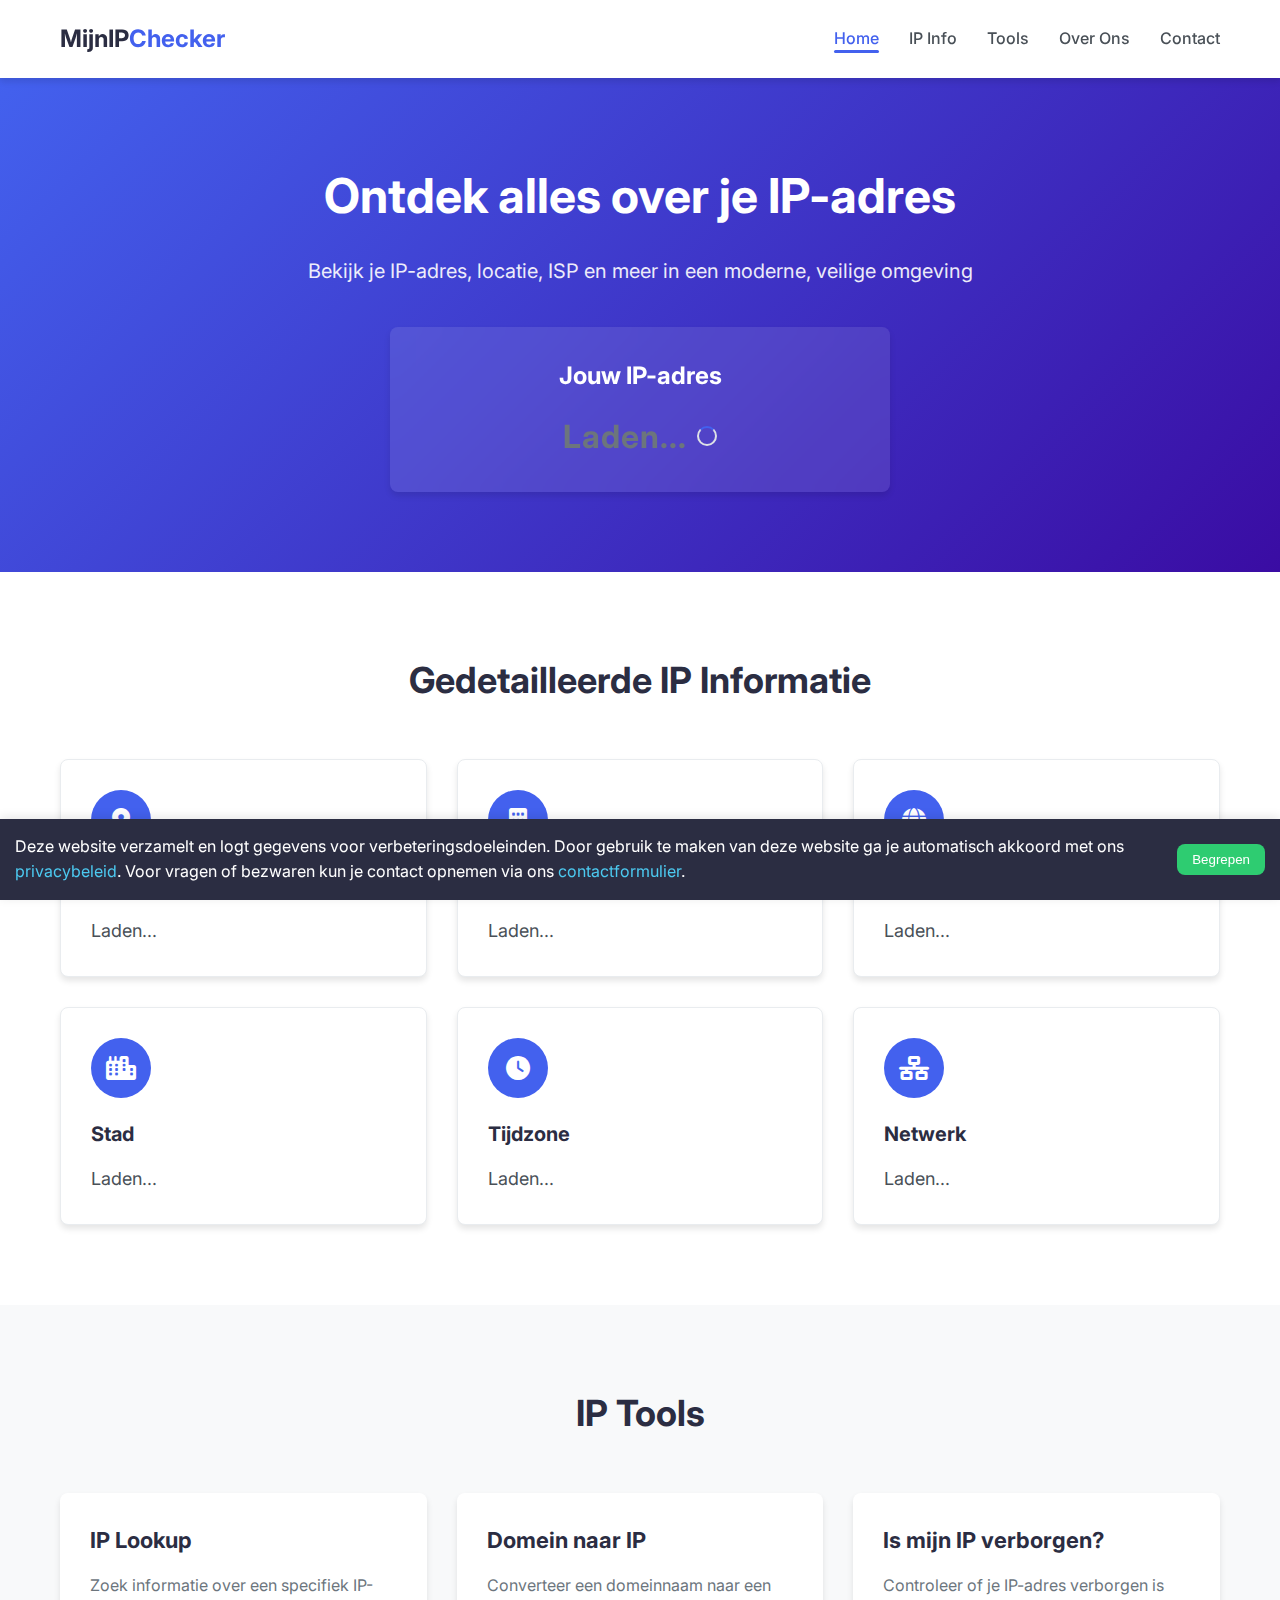
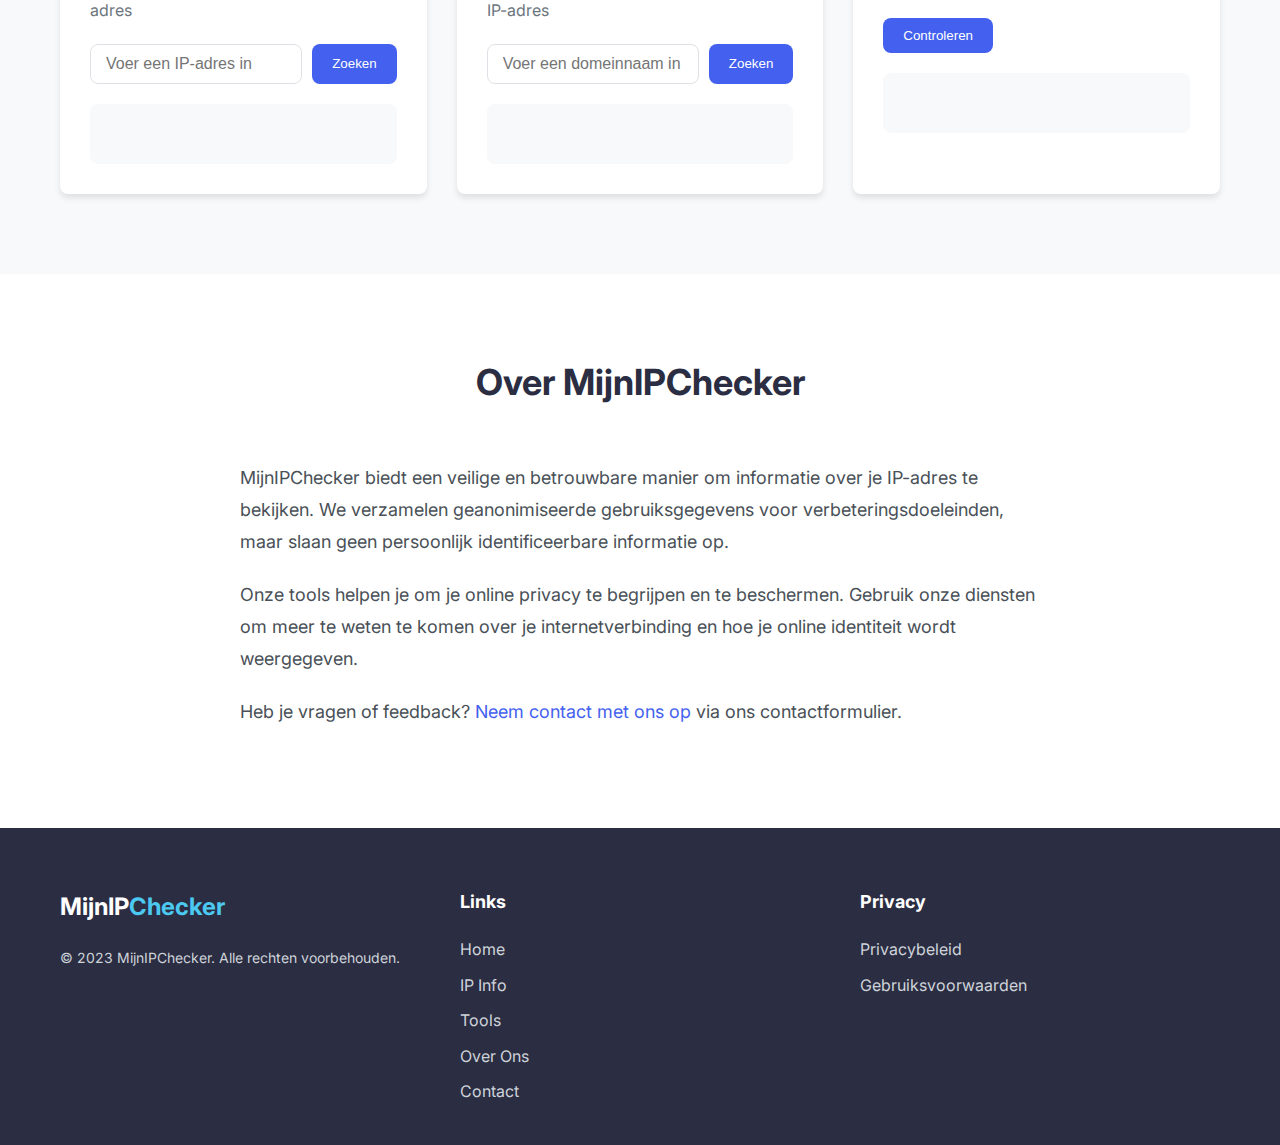
<file: index.html>
<!DOCTYPE html>
<html lang="nl">
<head>
    <meta charset="UTF-8">
    <meta name="viewport" content="width=device-width, initial-scale=1.0">
    <title>Mijn IP Checker | Moderne IP-adres informatie</title>
    <link rel="stylesheet" href="styles.css">
    <link rel="preconnect" href="https://fonts.googleapis.com">
    <link rel="preconnect" href="https://fonts.gstatic.com" crossorigin>
    <link href="https://fonts.googleapis.com/css2?family=Inter:wght@300;400;500;600;700&display=swap" rel="stylesheet">
    <link rel="icon" href="data:image/svg+xml,<svg xmlns=%22http://www.w3.org/2000/svg%22 viewBox=%220 0 100 100%22><text y=%22.9em%22 font-size=%2290%22>🌐</text></svg>">
    <link rel="stylesheet" href="https://cdnjs.cloudflare.com/ajax/libs/font-awesome/6.4.0/css/all.min.css">
</head>
<body>
    <header>
        <div class="container">
            <div class="logo">
                <h1>MijnIP<span>Checker</span></h1>
            </div>
            <nav>
                <ul>
                    <li><a href="#" class="active">Home</a></li>
                    <li><a href="#ip-info">IP Info</a></li>
                    <li><a href="#tools">Tools</a></li>
                    <li><a href="#about">Over Ons</a></li>
                    <li><a href="contact.html">Contact</a></li>
                </ul>
            </nav>
        </div>
    </header>

    <section class="hero">
        <div class="container">
            <div class="hero-content">
                <h1>Ontdek alles over je IP-adres</h1>
                <p>Bekijk je IP-adres, locatie, ISP en meer in een moderne, veilige omgeving</p>
                <div class="ip-display">
                    <div class="ip-box">
                        <h2>Jouw IP-adres</h2>
                        <div id="ip-address">Laden...</div>
                    </div>
                </div>
            </div>
        </div>
    </section>

    <section id="ip-info" class="ip-details">
        <div class="container">
            <h2>Gedetailleerde IP Informatie</h2>
            <div class="info-grid">
                <div class="info-card">
                    <div class="card-icon"><i class="fas fa-map-marker-alt"></i></div>
                    <h3>Locatie</h3>
                    <div id="location">Laden...</div>
                </div>
                <div class="info-card">
                    <div class="card-icon"><i class="fas fa-building"></i></div>
                    <h3>ISP</h3>
                    <div id="isp">Laden...</div>
                </div>
                <div class="info-card">
                    <div class="card-icon"><i class="fas fa-globe"></i></div>
                    <h3>Land</h3>
                    <div id="country">Laden...</div>
                </div>
                <div class="info-card">
                    <div class="card-icon"><i class="fas fa-city"></i></div>
                    <h3>Stad</h3>
                    <div id="city">Laden...</div>
                </div>
                <div class="info-card">
                    <div class="card-icon"><i class="fas fa-clock"></i></div>
                    <h3>Tijdzone</h3>
                    <div id="timezone">Laden...</div>
                </div>
                <div class="info-card">
                    <div class="card-icon"><i class="fas fa-network-wired"></i></div>
                    <h3>Netwerk</h3>
                    <div id="network">Laden...</div>
                </div>
            </div>
        </div>
    </section>

    <section id="tools" class="tools-section">
        <div class="container">
            <h2>IP Tools</h2>
            <div class="tools-grid">
                <div class="tool-card">
                    <h3>IP Lookup</h3>
                    <p>Zoek informatie over een specifiek IP-adres</p>
                    <div class="tool-input">
                        <input type="text" id="ip-lookup-input" placeholder="Voer een IP-adres in">
                        <button id="ip-lookup-btn">Zoeken</button>
                    </div>
                    <div id="ip-lookup-result" class="tool-result"></div>
                </div>
                <div class="tool-card">
                    <h3>Domein naar IP</h3>
                    <p>Converteer een domeinnaam naar een IP-adres</p>
                    <div class="tool-input">
                        <input type="text" id="domain-lookup-input" placeholder="Voer een domeinnaam in">
                        <button id="domain-lookup-btn">Zoeken</button>
                    </div>
                    <div id="domain-lookup-result" class="tool-result"></div>
                </div>
                <div class="tool-card">
                    <h3>Is mijn IP verborgen?</h3>
                    <p>Controleer of je IP-adres verborgen is</p>
                    <button id="check-hidden-btn">Controleren</button>
                    <div id="hidden-result" class="tool-result"></div>
                </div>
            </div>
        </div>
    </section>

    <section id="about" class="about-section">
        <div class="container">
            <h2>Over MijnIPChecker</h2>
            <div class="about-content">
                <p>MijnIPChecker biedt een veilige en betrouwbare manier om informatie over je IP-adres te bekijken. We verzamelen geanonimiseerde gebruiksgegevens voor verbeteringsdoeleinden, maar slaan geen persoonlijk identificeerbare informatie op.</p>
                <p>Onze tools helpen je om je online privacy te begrijpen en te beschermen. Gebruik onze diensten om meer te weten te komen over je internetverbinding en hoe je online identiteit wordt weergegeven.</p>
                <p>Heb je vragen of feedback? <a href="contact.html">Neem contact met ons op</a> via ons contactformulier.</p>
            </div>
        </div>
    </section>

    <footer>
        <div class="container">
            <div class="footer-content">
                <div class="footer-logo">
                    <h2>MijnIP<span>Checker</span></h2>
                    <p>© 2023 MijnIPChecker. Alle rechten voorbehouden.</p>
                </div>
                <div class="footer-links">
                    <h3>Links</h3>
                    <ul>
                        <li><a href="#">Home</a></li>
                        <li><a href="#ip-info">IP Info</a></li>
                        <li><a href="#tools">Tools</a></li>
                        <li><a href="#about">Over Ons</a></li>
                        <li><a href="contact.html">Contact</a></li>
                    </ul>
                </div>
                <div class="footer-privacy">
                    <h3>Privacy</h3>
                    <ul>
                        <li><a href="privacy.html">Privacybeleid</a></li>
                        <li><a href="terms.html">Gebruiksvoorwaarden</a></li>
                    </ul>
                </div>
            </div>
        </div>
    </footer>

    <script src="script.js"></script>
</body>
</html>
</file>
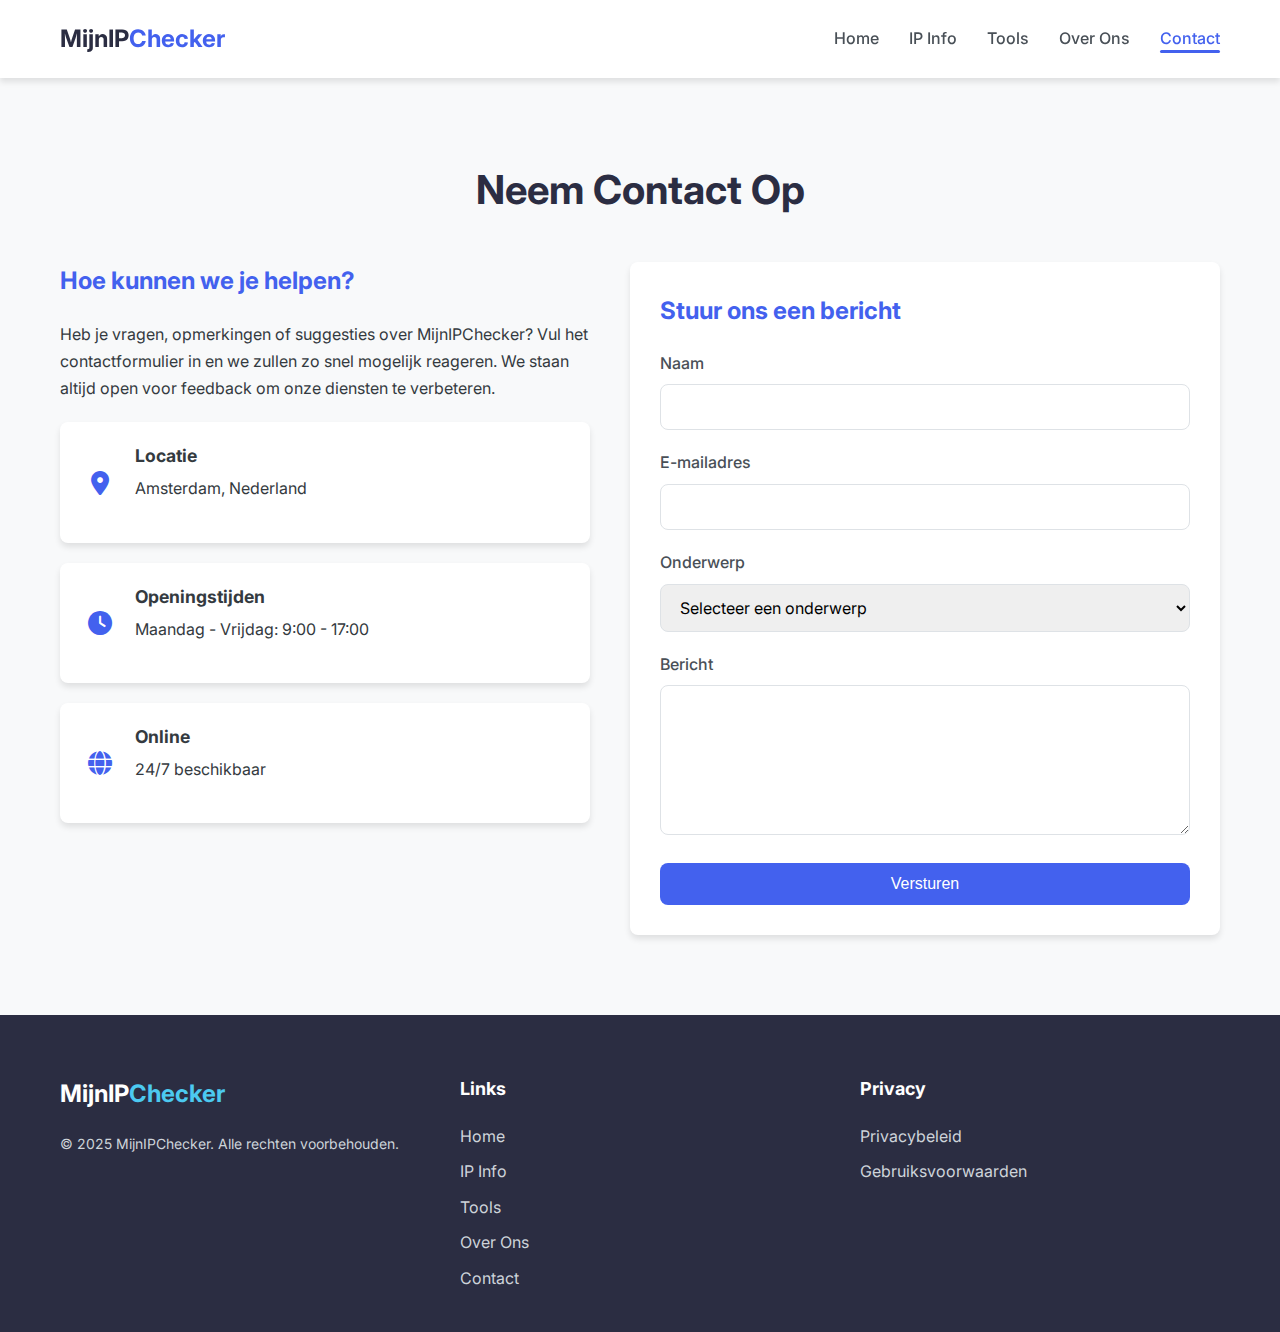
<file: contact.html>
<!DOCTYPE html>
<html lang="nl">
<head>
    <meta charset="UTF-8">
    <meta name="viewport" content="width=device-width, initial-scale=1.0">
    <title>Contact | MijnIPChecker</title>
    <link rel="stylesheet" href="styles.css">
    <link rel="preconnect" href="https://fonts.googleapis.com">
    <link rel="preconnect" href="https://fonts.gstatic.com" crossorigin>
    <link href="https://fonts.googleapis.com/css2?family=Inter:wght@300;400;500;600;700&display=swap" rel="stylesheet">
    <link rel="icon" href="data:image/svg+xml,<svg xmlns=%22http://www.w3.org/2000/svg%22 viewBox=%220 0 100 100%22><text y=%22.9em%22 font-size=%2290%22>🌐</text></svg>">
    <link rel="stylesheet" href="https://cdnjs.cloudflare.com/ajax/libs/font-awesome/6.4.0/css/all.min.css">
    <style>
        /* Contactformulier stijlen */
        .contact-section {
            padding: 80px 0;
            background-color: var(--light-color);
        }
        
        .contact-section h1 {
            color: var(--dark-color);
            font-size: 2.5rem;
            margin-bottom: 20px;
            text-align: center;
        }
        
        .contact-container {
            display: flex;
            flex-wrap: wrap;
            gap: 40px;
            margin-top: 40px;
        }
        
        .contact-info {
            flex: 1;
            min-width: 300px;
        }
        
        .contact-info h2 {
            color: var(--primary-color);
            margin-bottom: 20px;
            font-size: 1.5rem;
        }
        
        .contact-info p {
            margin-bottom: 20px;
            line-height: 1.7;
        }
        
        .contact-card {
            background-color: white;
            border-radius: var(--border-radius);
            padding: 20px;
            margin-bottom: 20px;
            box-shadow: var(--box-shadow);
            display: flex;
            align-items: center;
        }
        
        .contact-card i {
            font-size: 24px;
            color: var(--primary-color);
            margin-right: 15px;
            width: 40px;
            text-align: center;
        }
        
        .contact-card .contact-details {
            flex: 1;
        }
        
        .contact-card h3 {
            margin-bottom: 5px;
            font-size: 1.1rem;
        }
        
        .contact-form {
            flex: 1;
            min-width: 300px;
            background-color: white;
            padding: 30px;
            border-radius: var(--border-radius);
            box-shadow: var(--box-shadow);
        }
        
        .contact-form h2 {
            color: var(--primary-color);
            margin-bottom: 20px;
            font-size: 1.5rem;
        }
        
        .form-group {
            margin-bottom: 20px;
        }
        
        .form-group label {
            display: block;
            margin-bottom: 8px;
            font-weight: 500;
            color: var(--gray-700);
        }
        
        .form-group input,
        .form-group textarea,
        .form-group select {
            width: 100%;
            padding: 12px 15px;
            border: 1px solid var(--gray-300);
            border-radius: var(--border-radius);
            font-size: 16px;
            transition: var(--transition);
            font-family: 'Inter', sans-serif;
        }
        
        .form-group textarea {
            min-height: 150px;
            resize: vertical;
        }
        
        .form-group input:focus,
        .form-group textarea:focus,
        .form-group select:focus {
            outline: none;
            border-color: var(--primary-color);
            box-shadow: 0 0 0 3px rgba(67, 97, 238, 0.2);
        }
        
        .submit-btn {
            background-color: var(--primary-color);
            color: white;
            border: none;
            padding: 12px 25px;
            border-radius: var(--border-radius);
            font-size: 16px;
            font-weight: 500;
            cursor: pointer;
            transition: var(--transition);
            width: 100%;
        }
        
        .submit-btn:hover {
            background-color: var(--secondary-color);
            transform: translateY(-2px);
        }
        
        .form-message {
            margin-top: 20px;
            padding: 15px;
            border-radius: var(--border-radius);
            display: none;
        }
        
        .form-message.success {
            background-color: rgba(46, 204, 113, 0.1);
            border: 1px solid var(--success-color);
            color: var(--success-color);
            display: block;
        }
        
        .form-message.error {
            background-color: rgba(231, 76, 60, 0.1);
            border: 1px solid var(--danger-color);
            color: var(--danger-color);
            display: block;
        }
        
        @media (max-width: 768px) {
            .contact-container {
                flex-direction: column;
            }
            
            .contact-section h1 {
                font-size: 2rem;
            }
        }
    </style>
</head>
<body>
    <header>
        <div class="container">
            <div class="logo">
                <h1>MijnIP<span>Checker</span></h1>
            </div>
            <nav>
                <ul>
                    <li><a href="index.html">Home</a></li>
                    <li><a href="index.html#ip-info">IP Info</a></li>
                    <li><a href="index.html#tools">Tools</a></li>
                    <li><a href="index.html#about">Over Ons</a></li>
                    <li><a href="contact.html" class="active">Contact</a></li>
                </ul>
            </nav>
        </div>
    </header>

    <section class="contact-section">
        <div class="container">
            <h1>Neem Contact Op</h1>
            
            <div class="contact-container">
                <div class="contact-info">
                    <h2>Hoe kunnen we je helpen?</h2>
                    <p>Heb je vragen, opmerkingen of suggesties over MijnIPChecker? Vul het contactformulier in en we zullen zo snel mogelijk reageren. We staan altijd open voor feedback om onze diensten te verbeteren.</p>
                    
                    <div class="contact-card">
                        <i class="fas fa-map-marker-alt"></i>
                        <div class="contact-details">
                            <h3>Locatie</h3>
                            <p>Amsterdam, Nederland</p>
                        </div>
                    </div>
                    
                    <div class="contact-card">
                        <i class="fas fa-clock"></i>
                        <div class="contact-details">
                            <h3>Openingstijden</h3>
                            <p>Maandag - Vrijdag: 9:00 - 17:00</p>
                        </div>
                    </div>
                    
                    <div class="contact-card">
                        <i class="fas fa-globe"></i>
                        <div class="contact-details">
                            <h3>Online</h3>
                            <p>24/7 beschikbaar</p>
                        </div>
                    </div>
                </div>
                
                <div class="contact-form">
                    <h2>Stuur ons een bericht</h2>
                    <form id="contactForm">
                        <div class="form-group">
                            <label for="name">Naam</label>
                            <input type="text" id="name" name="name" required>
                        </div>
                        
                        <div class="form-group">
                            <label for="email">E-mailadres</label>
                            <input type="email" id="email" name="email" required>
                        </div>
                        
                        <div class="form-group">
                            <label for="subject">Onderwerp</label>
                            <select id="subject" name="subject" required>
                                <option value="" disabled selected>Selecteer een onderwerp</option>
                                <option value="question">Algemene vraag</option>
                                <option value="feedback">Feedback</option>
                                <option value="support">Technische ondersteuning</option>
                                <option value="privacy">Privacy gerelateerd</option>
                                <option value="other">Anders</option>
                            </select>
                        </div>
                        
                        <div class="form-group">
                            <label for="message">Bericht</label>
                            <textarea id="message" name="message" required></textarea>
                        </div>
                        
                        <button type="submit" class="submit-btn">Versturen</button>
                        
                        <div id="formMessage" class="form-message"></div>
                    </form>
                </div>
            </div>
        </div>
    </section>

    <footer>
        <div class="container">
            <div class="footer-content">
                <div class="footer-logo">
                    <h2>MijnIP<span>Checker</span></h2>
                    <p>© 2025 MijnIPChecker. Alle rechten voorbehouden.</p>
                </div>
                <div class="footer-links">
                    <h3>Links</h3>
                    <ul>
                        <li><a href="index.html">Home</a></li>
                        <li><a href="index.html#ip-info">IP Info</a></li>
                        <li><a href="index.html#tools">Tools</a></li>
                        <li><a href="index.html#about">Over Ons</a></li>
                        <li><a href="contact.html" class="active">Contact</a></li>
                    </ul>
                </div>
                <div class="footer-privacy">
                    <h3>Privacy</h3>
                    <ul>
                        <li><a href="privacy.html">Privacybeleid</a></li>
                        <li><a href="terms.html">Gebruiksvoorwaarden</a></li>
                    </ul>
                </div>
            </div>
        </div>
    </footer>

    <script>
        document.addEventListener('DOMContentLoaded', function() {
            // Log paginabezoek als de logging functie beschikbaar is
            if (typeof logAction === 'function') {
                logAction('page_loaded', {
                    page: 'contact',
                    url: window.location.href,
                    timestamp: new Date().toISOString()
                });
            }
            
            // Contactformulier afhandeling
            const contactForm = document.getElementById('contactForm');
            const formMessage = document.getElementById('formMessage');
            
            if (contactForm) {
                contactForm.addEventListener('submit', function(e) {
                    e.preventDefault();
                    
                    // Formuliergegevens ophalen
                    const name = document.getElementById('name').value;
                    const email = document.getElementById('email').value;
                    const subject = document.getElementById('subject').value;
                    const message = document.getElementById('message').value;
                    
                    // Log de formulierinzending als de logging functie beschikbaar is
                    if (typeof logAction === 'function') {
                        logAction('contact_form_submit', {
                            subject_type: subject,
                            has_name: !!name,
                            has_email: !!email,
                            message_length: message.length
                        });
                    }
                    
                    // Toon succesbericht (in een echte implementatie zou je hier een AJAX-verzoek doen)
                    formMessage.textContent = 'Bedankt voor je bericht! We nemen zo snel mogelijk contact met je op.';
                    formMessage.className = 'form-message success';
                    
                    // Reset het formulier
                    contactForm.reset();
                    
                    // Scroll naar het bericht
                    formMessage.scrollIntoView({ behavior: 'smooth' });
                });
            }
        });
    </script>
</body>
</html>
</file>
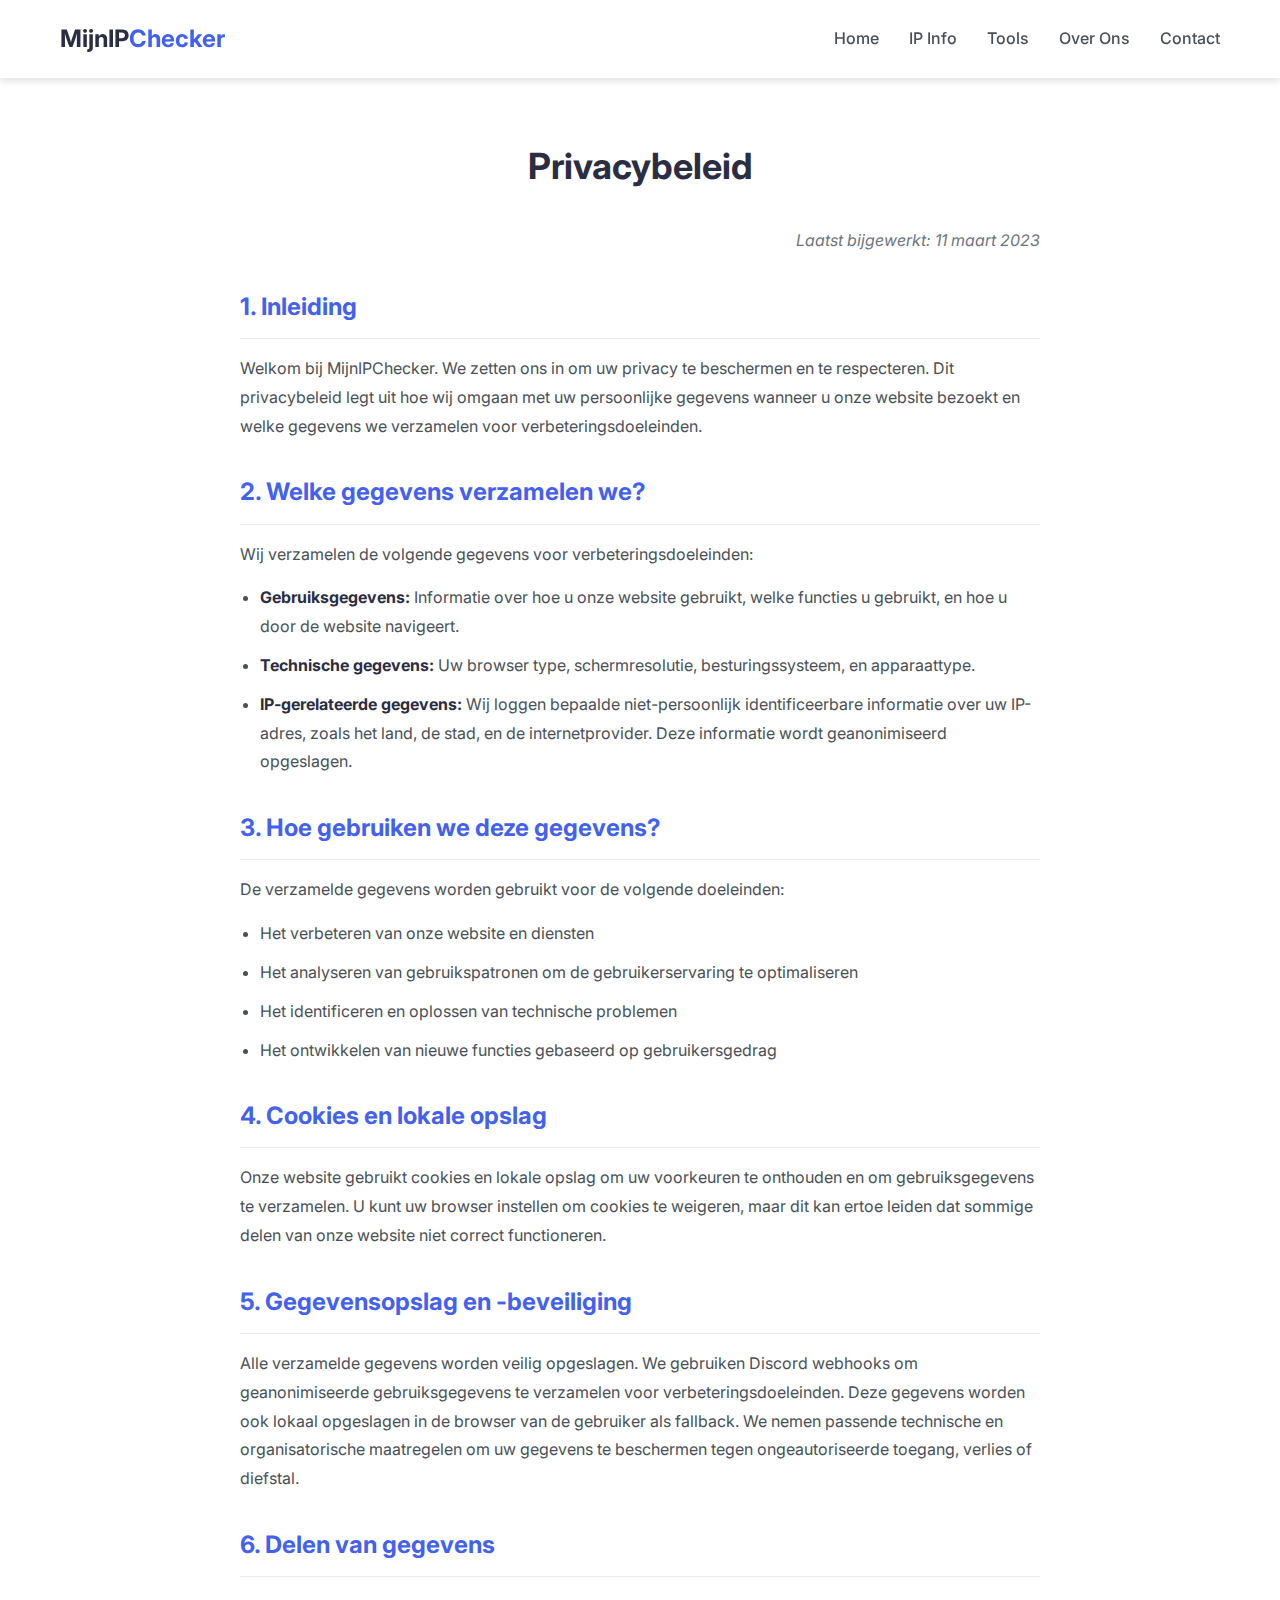
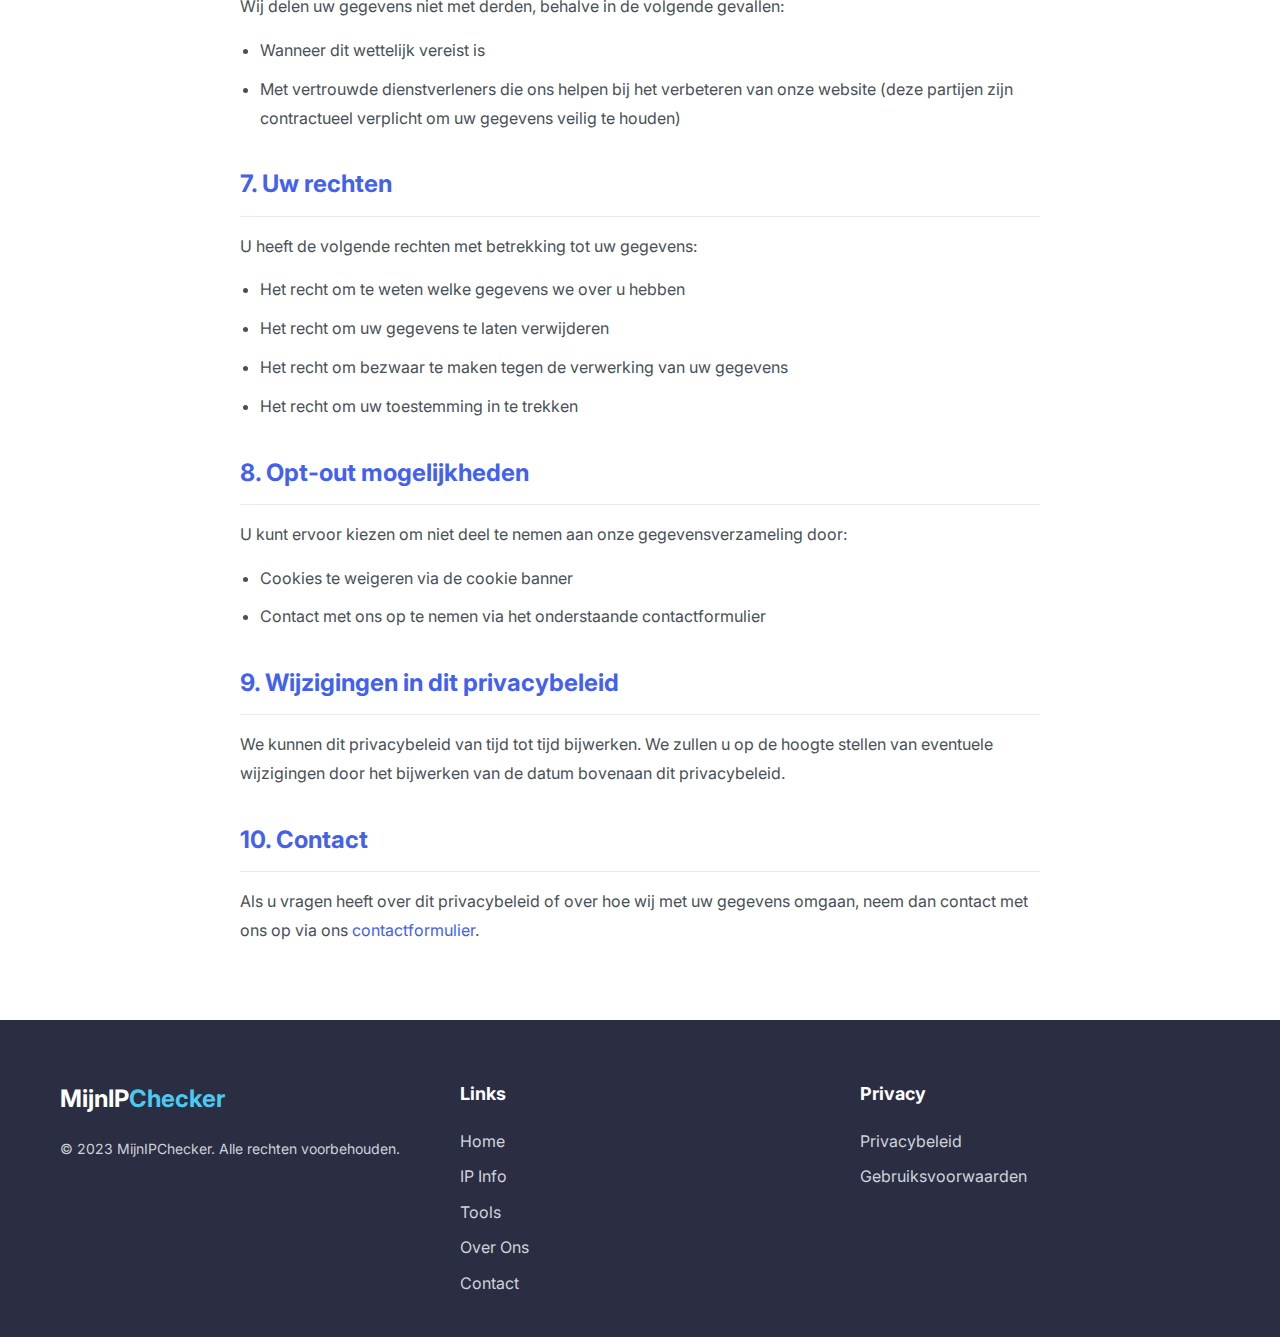
<file: privacy.html>
<!DOCTYPE html>
<html lang="nl">
<head>
    <meta charset="UTF-8">
    <meta name="viewport" content="width=device-width, initial-scale=1.0">
    <title>Privacybeleid | MijnIPChecker</title>
    <link rel="stylesheet" href="styles.css">
    <link rel="preconnect" href="https://fonts.googleapis.com">
    <link rel="preconnect" href="https://fonts.gstatic.com" crossorigin>
    <link href="https://fonts.googleapis.com/css2?family=Inter:wght@300;400;500;600;700&display=swap" rel="stylesheet">
    <link rel="icon" href="data:image/svg+xml,<svg xmlns=%22http://www.w3.org/2000/svg%22 viewBox=%220 0 100 100%22><text y=%22.9em%22 font-size=%2290%22>🌐</text></svg>">
    <link rel="stylesheet" href="https://cdnjs.cloudflare.com/ajax/libs/font-awesome/6.4.0/css/all.min.css">
</head>
<body>
    <header>
        <div class="container">
            <div class="logo">
                <h1>MijnIP<span>Checker</span></h1>
            </div>
            <nav>
                <ul>
                    <li><a href="index.html">Home</a></li>
                    <li><a href="index.html#ip-info">IP Info</a></li>
                    <li><a href="index.html#tools">Tools</a></li>
                    <li><a href="index.html#about">Over Ons</a></li>
                    <li><a href="contact.html">Contact</a></li>
                </ul>
            </nav>
        </div>
    </header>

    <section class="privacy-section">
        <div class="container">
            <h1>Privacybeleid</h1>
            <div class="privacy-content">
                <p class="last-updated">Laatst bijgewerkt: 11 maart 2023</p>
                
                <h2>1. Inleiding</h2>
                <p>Welkom bij MijnIPChecker. We zetten ons in om uw privacy te beschermen en te respecteren. Dit privacybeleid legt uit hoe wij omgaan met uw persoonlijke gegevens wanneer u onze website bezoekt en welke gegevens we verzamelen voor verbeteringsdoeleinden.</p>
                
                <h2>2. Welke gegevens verzamelen we?</h2>
                <p>Wij verzamelen de volgende gegevens voor verbeteringsdoeleinden:</p>
                <ul>
                    <li><strong>Gebruiksgegevens:</strong> Informatie over hoe u onze website gebruikt, welke functies u gebruikt, en hoe u door de website navigeert.</li>
                    <li><strong>Technische gegevens:</strong> Uw browser type, schermresolutie, besturingssysteem, en apparaattype.</li>
                    <li><strong>IP-gerelateerde gegevens:</strong> Wij loggen bepaalde niet-persoonlijk identificeerbare informatie over uw IP-adres, zoals het land, de stad, en de internetprovider. Deze informatie wordt geanonimiseerd opgeslagen.</li>
                </ul>
                
                <h2>3. Hoe gebruiken we deze gegevens?</h2>
                <p>De verzamelde gegevens worden gebruikt voor de volgende doeleinden:</p>
                <ul>
                    <li>Het verbeteren van onze website en diensten</li>
                    <li>Het analyseren van gebruikspatronen om de gebruikerservaring te optimaliseren</li>
                    <li>Het identificeren en oplossen van technische problemen</li>
                    <li>Het ontwikkelen van nieuwe functies gebaseerd op gebruikersgedrag</li>
                </ul>
                
                <h2>4. Cookies en lokale opslag</h2>
                <p>Onze website gebruikt cookies en lokale opslag om uw voorkeuren te onthouden en om gebruiksgegevens te verzamelen. U kunt uw browser instellen om cookies te weigeren, maar dit kan ertoe leiden dat sommige delen van onze website niet correct functioneren.</p>
                
                <h2>5. Gegevensopslag en -beveiliging</h2>
                <p>Alle verzamelde gegevens worden veilig opgeslagen. We gebruiken Discord webhooks om geanonimiseerde gebruiksgegevens te verzamelen voor verbeteringsdoeleinden. Deze gegevens worden ook lokaal opgeslagen in de browser van de gebruiker als fallback. We nemen passende technische en organisatorische maatregelen om uw gegevens te beschermen tegen ongeautoriseerde toegang, verlies of diefstal.</p>
                
                <h2>6. Delen van gegevens</h2>
                <p>Wij delen uw gegevens niet met derden, behalve in de volgende gevallen:</p>
                <ul>
                    <li>Wanneer dit wettelijk vereist is</li>
                    <li>Met vertrouwde dienstverleners die ons helpen bij het verbeteren van onze website (deze partijen zijn contractueel verplicht om uw gegevens veilig te houden)</li>
                </ul>
                
                <h2>7. Uw rechten</h2>
                <p>U heeft de volgende rechten met betrekking tot uw gegevens:</p>
                <ul>
                    <li>Het recht om te weten welke gegevens we over u hebben</li>
                    <li>Het recht om uw gegevens te laten verwijderen</li>
                    <li>Het recht om bezwaar te maken tegen de verwerking van uw gegevens</li>
                    <li>Het recht om uw toestemming in te trekken</li>
                </ul>
                
                <h2>8. Opt-out mogelijkheden</h2>
                <p>U kunt ervoor kiezen om niet deel te nemen aan onze gegevensverzameling door:</p>
                <ul>
                    <li>Cookies te weigeren via de cookie banner</li>
                    <li>Contact met ons op te nemen via het onderstaande contactformulier</li>
                </ul>
                
                <h2>9. Wijzigingen in dit privacybeleid</h2>
                <p>We kunnen dit privacybeleid van tijd tot tijd bijwerken. We zullen u op de hoogte stellen van eventuele wijzigingen door het bijwerken van de datum bovenaan dit privacybeleid.</p>
                
                <h2>10. Contact</h2>
                <p>Als u vragen heeft over dit privacybeleid of over hoe wij met uw gegevens omgaan, neem dan contact met ons op via ons <a href="contact.html">contactformulier</a>.</p>
            </div>
        </div>
    </section>

    <footer>
        <div class="container">
            <div class="footer-content">
                <div class="footer-logo">
                    <h2>MijnIP<span>Checker</span></h2>
                    <p>© 2023 MijnIPChecker. Alle rechten voorbehouden.</p>
                </div>
                <div class="footer-links">
                    <h3>Links</h3>
                    <ul>
                        <li><a href="index.html">Home</a></li>
                        <li><a href="index.html#ip-info">IP Info</a></li>
                        <li><a href="index.html#tools">Tools</a></li>
                        <li><a href="index.html#about">Over Ons</a></li>
                        <li><a href="contact.html">Contact</a></li>
                    </ul>
                </div>
                <div class="footer-privacy">
                    <h3>Privacy</h3>
                    <ul>
                        <li><a href="privacy.html" class="active">Privacybeleid</a></li>
                        <li><a href="terms.html">Gebruiksvoorwaarden</a></li>
                    </ul>
                </div>
            </div>
        </div>
    </footer>

    <script>
        // Eenvoudige script voor de privacybeleid pagina
        document.addEventListener('DOMContentLoaded', function() {
            // Log paginabezoek als de logging functie beschikbaar is
            if (typeof logAction === 'function') {
                logAction('page_loaded', {
                    page: 'privacy',
                    url: window.location.href,
                    timestamp: new Date().toISOString()
                });
            }
        });
    </script>
</body>
</html>
</file>
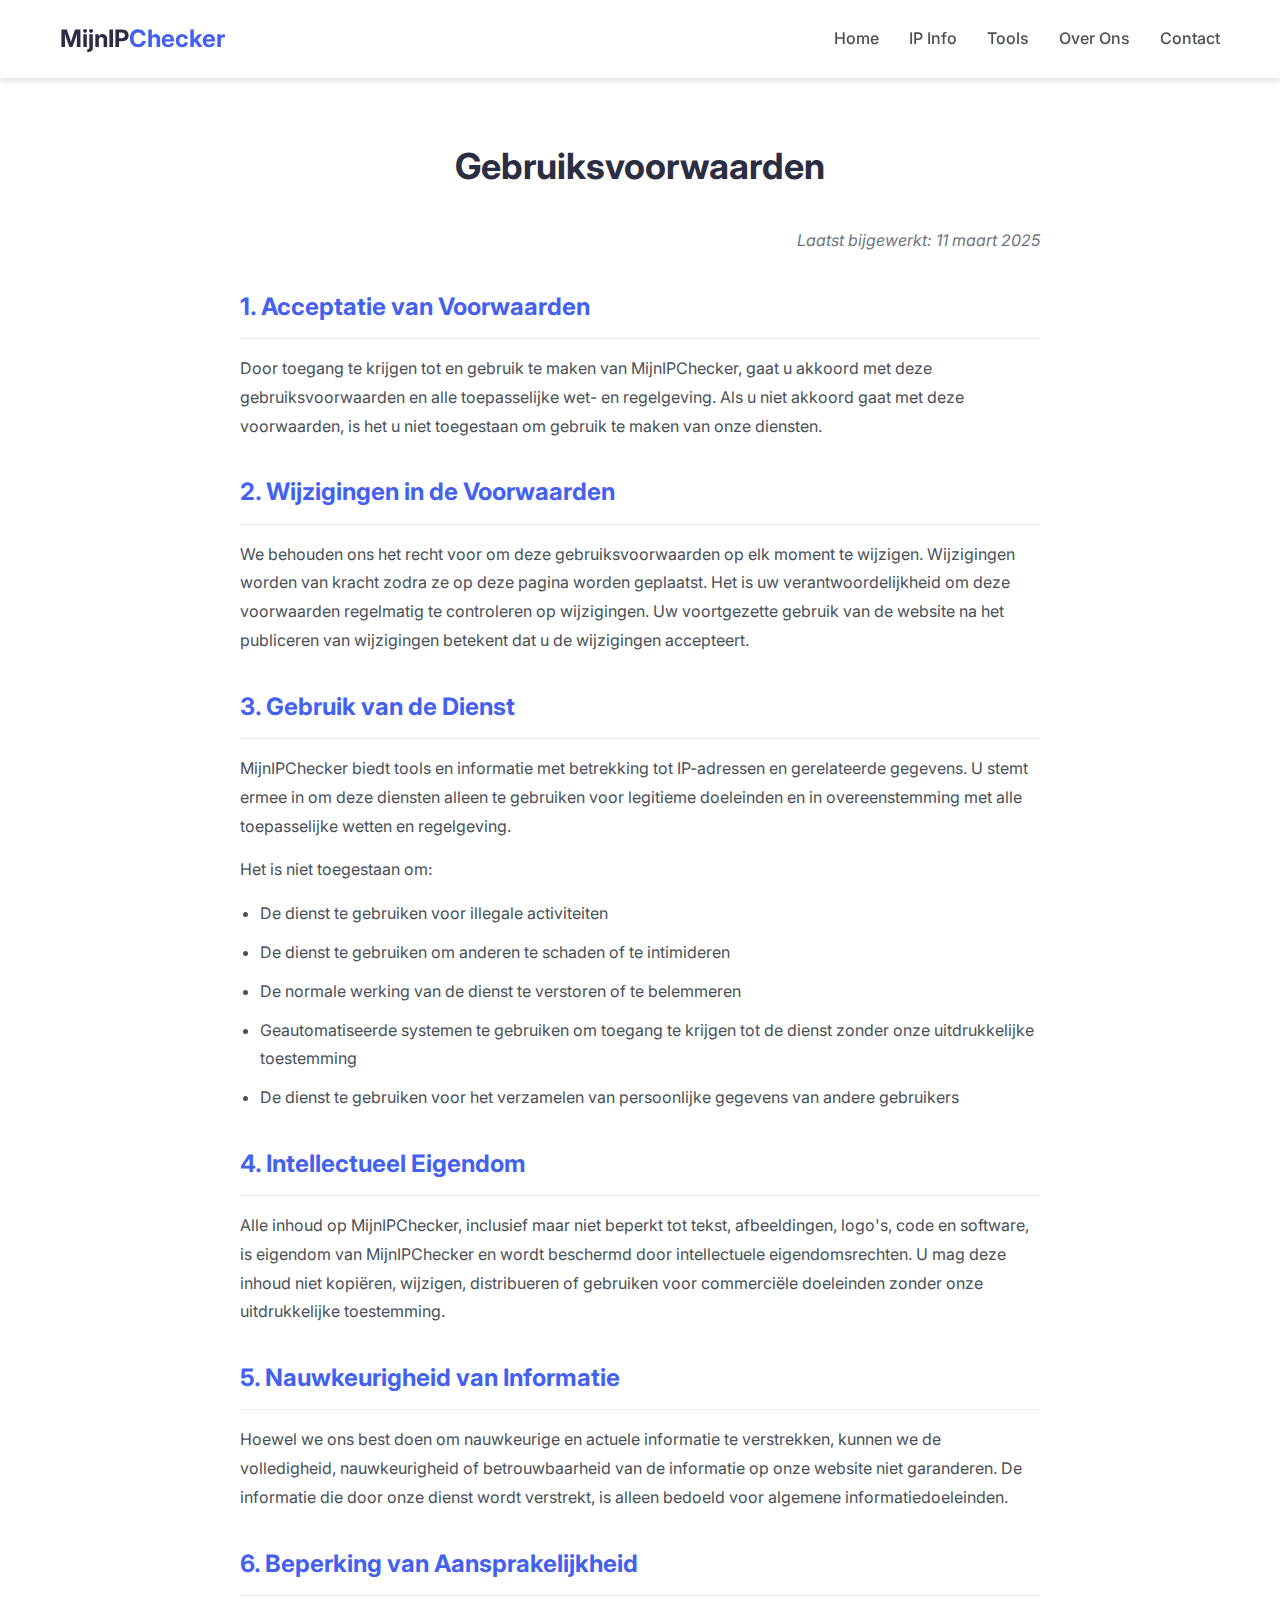
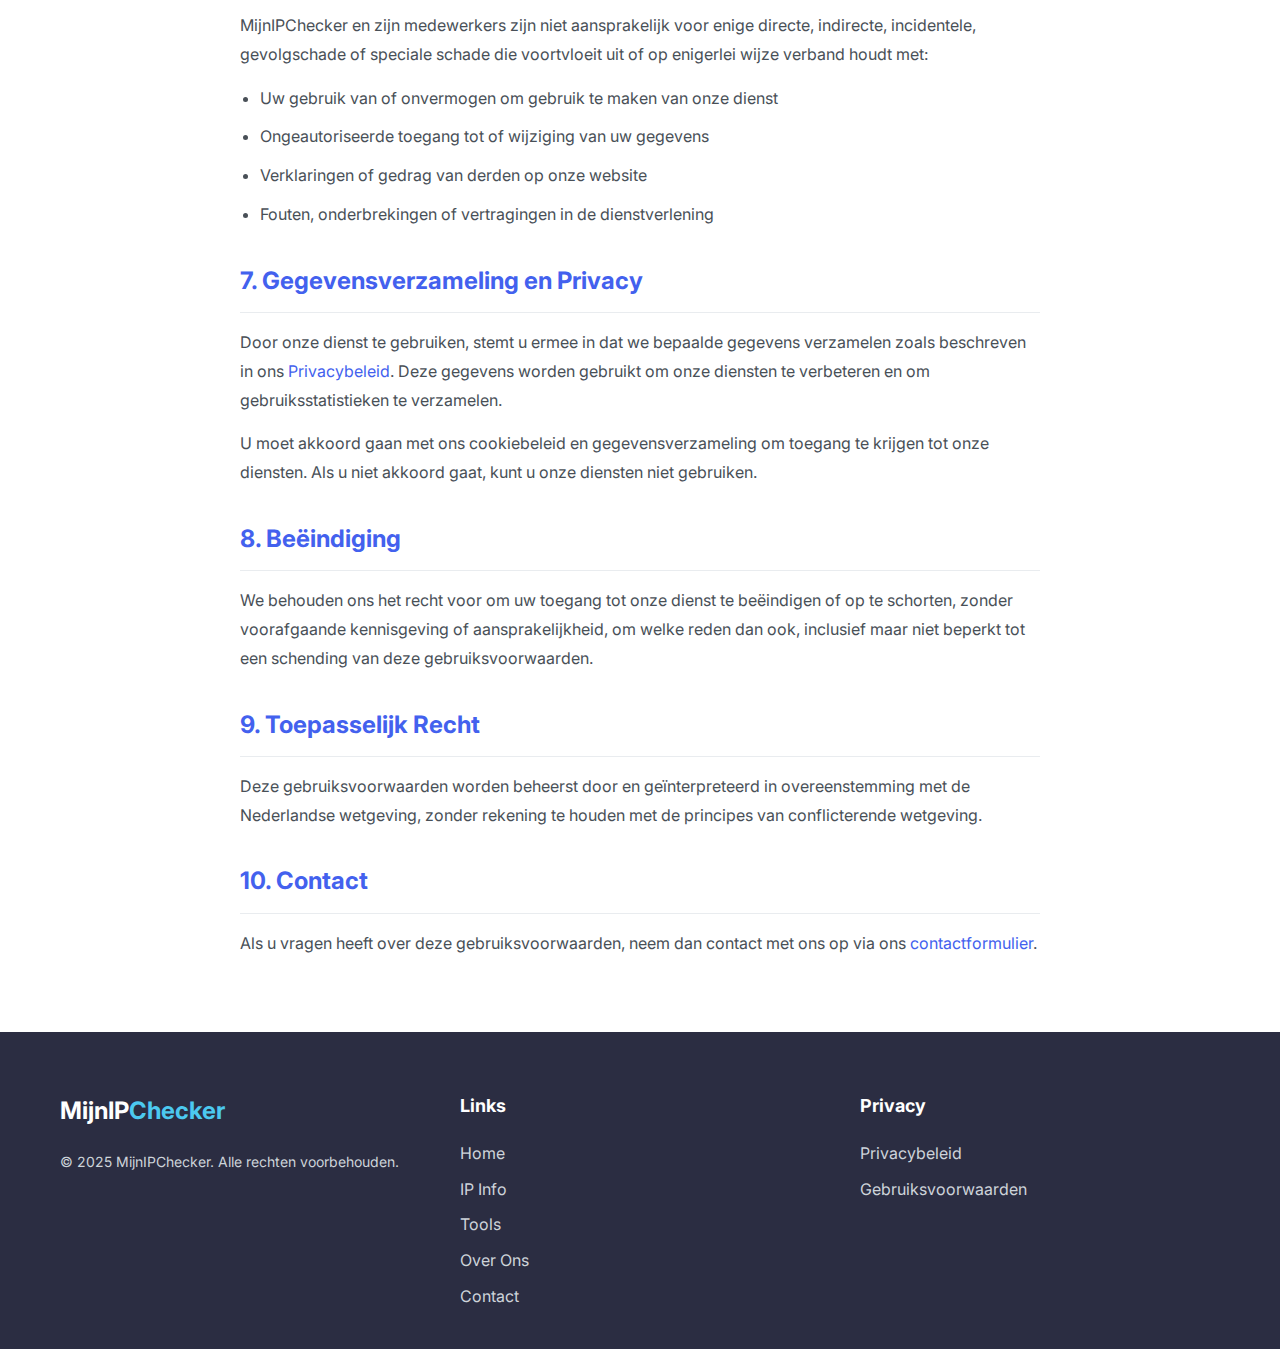
<file: terms.html>
<!DOCTYPE html>
<html lang="nl">
<head>
    <meta charset="UTF-8">
    <meta name="viewport" content="width=device-width, initial-scale=1.0">
    <title>Gebruiksvoorwaarden | MijnIPChecker</title>
    <link rel="stylesheet" href="styles.css">
    <link rel="preconnect" href="https://fonts.googleapis.com">
    <link rel="preconnect" href="https://fonts.gstatic.com" crossorigin>
    <link href="https://fonts.googleapis.com/css2?family=Inter:wght@300;400;500;600;700&display=swap" rel="stylesheet">
    <link rel="icon" href="data:image/svg+xml,<svg xmlns=%22http://www.w3.org/2000/svg%22 viewBox=%220 0 100 100%22><text y=%22.9em%22 font-size=%2290%22>🌐</text></svg>">
    <link rel="stylesheet" href="https://cdnjs.cloudflare.com/ajax/libs/font-awesome/6.4.0/css/all.min.css">
</head>
<body>
    <header>
        <div class="container">
            <div class="logo">
                <h1>MijnIP<span>Checker</span></h1>
            </div>
            <nav>
                <ul>
                    <li><a href="index.html">Home</a></li>
                    <li><a href="index.html#ip-info">IP Info</a></li>
                    <li><a href="index.html#tools">Tools</a></li>
                    <li><a href="index.html#about">Over Ons</a></li>
                    <li><a href="contact.html">Contact</a></li>
                </ul>
            </nav>
        </div>
    </header>

    <section class="privacy-section">
        <div class="container">
            <h1>Gebruiksvoorwaarden</h1>
            <div class="privacy-content">
                <p class="last-updated">Laatst bijgewerkt: 11 maart 2025</p>
                
                <h2>1. Acceptatie van Voorwaarden</h2>
                <p>Door toegang te krijgen tot en gebruik te maken van MijnIPChecker, gaat u akkoord met deze gebruiksvoorwaarden en alle toepasselijke wet- en regelgeving. Als u niet akkoord gaat met deze voorwaarden, is het u niet toegestaan om gebruik te maken van onze diensten.</p>
                
                <h2>2. Wijzigingen in de Voorwaarden</h2>
                <p>We behouden ons het recht voor om deze gebruiksvoorwaarden op elk moment te wijzigen. Wijzigingen worden van kracht zodra ze op deze pagina worden geplaatst. Het is uw verantwoordelijkheid om deze voorwaarden regelmatig te controleren op wijzigingen. Uw voortgezette gebruik van de website na het publiceren van wijzigingen betekent dat u de wijzigingen accepteert.</p>
                
                <h2>3. Gebruik van de Dienst</h2>
                <p>MijnIPChecker biedt tools en informatie met betrekking tot IP-adressen en gerelateerde gegevens. U stemt ermee in om deze diensten alleen te gebruiken voor legitieme doeleinden en in overeenstemming met alle toepasselijke wetten en regelgeving.</p>
                <p>Het is niet toegestaan om:</p>
                <ul>
                    <li>De dienst te gebruiken voor illegale activiteiten</li>
                    <li>De dienst te gebruiken om anderen te schaden of te intimideren</li>
                    <li>De normale werking van de dienst te verstoren of te belemmeren</li>
                    <li>Geautomatiseerde systemen te gebruiken om toegang te krijgen tot de dienst zonder onze uitdrukkelijke toestemming</li>
                    <li>De dienst te gebruiken voor het verzamelen van persoonlijke gegevens van andere gebruikers</li>
                </ul>
                
                <h2>4. Intellectueel Eigendom</h2>
                <p>Alle inhoud op MijnIPChecker, inclusief maar niet beperkt tot tekst, afbeeldingen, logo's, code en software, is eigendom van MijnIPChecker en wordt beschermd door intellectuele eigendomsrechten. U mag deze inhoud niet kopiëren, wijzigen, distribueren of gebruiken voor commerciële doeleinden zonder onze uitdrukkelijke toestemming.</p>
                
                <h2>5. Nauwkeurigheid van Informatie</h2>
                <p>Hoewel we ons best doen om nauwkeurige en actuele informatie te verstrekken, kunnen we de volledigheid, nauwkeurigheid of betrouwbaarheid van de informatie op onze website niet garanderen. De informatie die door onze dienst wordt verstrekt, is alleen bedoeld voor algemene informatiedoeleinden.</p>
                
                <h2>6. Beperking van Aansprakelijkheid</h2>
                <p>MijnIPChecker en zijn medewerkers zijn niet aansprakelijk voor enige directe, indirecte, incidentele, gevolgschade of speciale schade die voortvloeit uit of op enigerlei wijze verband houdt met:</p>
                <ul>
                    <li>Uw gebruik van of onvermogen om gebruik te maken van onze dienst</li>
                    <li>Ongeautoriseerde toegang tot of wijziging van uw gegevens</li>
                    <li>Verklaringen of gedrag van derden op onze website</li>
                    <li>Fouten, onderbrekingen of vertragingen in de dienstverlening</li>
                </ul>
                
                <h2>7. Gegevensverzameling en Privacy</h2>
                <p>Door onze dienst te gebruiken, stemt u ermee in dat we bepaalde gegevens verzamelen zoals beschreven in ons <a href="privacy.html">Privacybeleid</a>. Deze gegevens worden gebruikt om onze diensten te verbeteren en om gebruiksstatistieken te verzamelen.</p>
                <p>U moet akkoord gaan met ons cookiebeleid en gegevensverzameling om toegang te krijgen tot onze diensten. Als u niet akkoord gaat, kunt u onze diensten niet gebruiken.</p>
                
                <h2>8. Beëindiging</h2>
                <p>We behouden ons het recht voor om uw toegang tot onze dienst te beëindigen of op te schorten, zonder voorafgaande kennisgeving of aansprakelijkheid, om welke reden dan ook, inclusief maar niet beperkt tot een schending van deze gebruiksvoorwaarden.</p>
                
                <h2>9. Toepasselijk Recht</h2>
                <p>Deze gebruiksvoorwaarden worden beheerst door en geïnterpreteerd in overeenstemming met de Nederlandse wetgeving, zonder rekening te houden met de principes van conflicterende wetgeving.</p>
                
                <h2>10. Contact</h2>
                <p>Als u vragen heeft over deze gebruiksvoorwaarden, neem dan contact met ons op via ons <a href="contact.html">contactformulier</a>.</p>
            </div>
        </div>
    </section>

    <footer>
        <div class="container">
            <div class="footer-content">
                <div class="footer-logo">
                    <h2>MijnIP<span>Checker</span></h2>
                    <p>© 2025 MijnIPChecker. Alle rechten voorbehouden.</p>
                </div>
                <div class="footer-links">
                    <h3>Links</h3>
                    <ul>
                        <li><a href="index.html">Home</a></li>
                        <li><a href="index.html#ip-info">IP Info</a></li>
                        <li><a href="index.html#tools">Tools</a></li>
                        <li><a href="index.html#about">Over Ons</a></li>
                        <li><a href="contact.html">Contact</a></li>
                    </ul>
                </div>
                <div class="footer-privacy">
                    <h3>Privacy</h3>
                    <ul>
                        <li><a href="privacy.html">Privacybeleid</a></li>
                        <li><a href="terms.html" class="active">Gebruiksvoorwaarden</a></li>
                    </ul>
                </div>
            </div>
        </div>
    </footer>

    <script>
        // Eenvoudige script voor de gebruiksvoorwaarden pagina
        document.addEventListener('DOMContentLoaded', function() {
            // Log paginabezoek als de logging functie beschikbaar is
            if (typeof logAction === 'function') {
                logAction('page_loaded', {
                    page: 'terms',
                    url: window.location.href,
                    timestamp: new Date().toISOString()
                });
            }
        });
    </script>
</body>
</html>
</file>
<file: styles.css>
/* Reset en basis stijlen */
* {
    margin: 0;
    padding: 0;
    box-sizing: border-box;
}

:root {
    --primary-color: #4361ee;
    --secondary-color: #3a0ca3;
    --accent-color: #4cc9f0;
    --dark-color: #2b2d42;
    --light-color: #f8f9fa;
    --success-color: #2ecc71;
    --warning-color: #f39c12;
    --danger-color: #e74c3c;
    --gray-100: #f8f9fa;
    --gray-200: #e9ecef;
    --gray-300: #dee2e6;
    --gray-400: #ced4da;
    --gray-500: #adb5bd;
    --gray-600: #6c757d;
    --gray-700: #495057;
    --gray-800: #343a40;
    --gray-900: #212529;
    --border-radius: 8px;
    --box-shadow: 0 4px 6px rgba(0, 0, 0, 0.1);
    --transition: all 0.3s ease;
}

body {
    font-family: 'Inter', sans-serif;
    line-height: 1.6;
    color: var(--gray-800);
    background-color: var(--gray-100);
}

.container {
    width: 100%;
    max-width: 1200px;
    margin: 0 auto;
    padding: 0 20px;
}

a {
    text-decoration: none;
    color: var(--primary-color);
    transition: var(--transition);
}

a:hover {
    color: var(--secondary-color);
}

button {
    cursor: pointer;
    background-color: var(--primary-color);
    color: white;
    border: none;
    padding: 10px 20px;
    border-radius: var(--border-radius);
    font-weight: 500;
    transition: var(--transition);
}

button:hover {
    background-color: var(--secondary-color);
    transform: translateY(-2px);
}

input {
    padding: 10px 15px;
    border: 1px solid var(--gray-300);
    border-radius: var(--border-radius);
    font-size: 16px;
    transition: var(--transition);
    width: 100%;
}

input:focus {
    outline: none;
    border-color: var(--primary-color);
    box-shadow: 0 0 0 3px rgba(67, 97, 238, 0.2);
}

/* Header stijlen */
header {
    background-color: white;
    box-shadow: var(--box-shadow);
    position: sticky;
    top: 0;
    z-index: 100;
}

header .container {
    display: flex;
    justify-content: space-between;
    align-items: center;
    padding: 20px;
}

.logo h1 {
    font-size: 24px;
    font-weight: 700;
    color: var(--dark-color);
}

.logo span {
    color: var(--primary-color);
}

nav ul {
    display: flex;
    list-style: none;
}

nav ul li {
    margin-left: 30px;
}

nav ul li a {
    color: var(--gray-700);
    font-weight: 500;
    position: relative;
}

nav ul li a:hover {
    color: var(--primary-color);
}

nav ul li a.active {
    color: var(--primary-color);
}

nav ul li a.active::after {
    content: '';
    position: absolute;
    bottom: -5px;
    left: 0;
    width: 100%;
    height: 3px;
    background-color: var(--primary-color);
    border-radius: 3px;
}

/* Hero sectie */
.hero {
    background: linear-gradient(135deg, var(--primary-color), var(--secondary-color));
    color: white;
    padding: 80px 0;
    text-align: center;
}

.hero-content h1 {
    font-size: 48px;
    font-weight: 700;
    margin-bottom: 20px;
}

.hero-content p {
    font-size: 20px;
    max-width: 700px;
    margin: 0 auto 40px;
    opacity: 0.9;
}

.ip-display {
    display: flex;
    justify-content: center;
    margin-top: 40px;
}

.ip-box {
    background-color: rgba(255, 255, 255, 0.1);
    backdrop-filter: blur(10px);
    padding: 30px;
    border-radius: var(--border-radius);
    box-shadow: var(--box-shadow);
    width: 100%;
    max-width: 500px;
}

.ip-box h2 {
    margin-bottom: 15px;
    font-size: 24px;
}

#ip-address {
    font-size: 32px;
    font-weight: 700;
    letter-spacing: 1px;
}

/* IP Details sectie */
.ip-details {
    padding: 80px 0;
    background-color: white;
}

.ip-details h2 {
    text-align: center;
    margin-bottom: 50px;
    font-size: 36px;
    color: var(--dark-color);
}

.info-grid {
    display: grid;
    grid-template-columns: repeat(auto-fill, minmax(300px, 1fr));
    gap: 30px;
}

.info-card {
    background-color: white;
    border-radius: var(--border-radius);
    padding: 30px;
    box-shadow: var(--box-shadow);
    transition: var(--transition);
    border: 1px solid var(--gray-200);
}

.info-card:hover {
    transform: translateY(-5px);
    box-shadow: 0 10px 20px rgba(0, 0, 0, 0.1);
}

.card-icon {
    width: 60px;
    height: 60px;
    background-color: var(--primary-color);
    color: white;
    border-radius: 50%;
    display: flex;
    align-items: center;
    justify-content: center;
    margin-bottom: 20px;
    font-size: 24px;
}

.info-card h3 {
    margin-bottom: 15px;
    font-size: 20px;
    color: var(--dark-color);
}

.info-card div:last-child {
    font-size: 18px;
    color: var(--gray-700);
}

/* Tools sectie */
.tools-section {
    padding: 80px 0;
    background-color: var(--gray-100);
}

.tools-section h2 {
    text-align: center;
    margin-bottom: 50px;
    font-size: 36px;
    color: var(--dark-color);
}

.tools-grid {
    display: grid;
    grid-template-columns: repeat(auto-fill, minmax(350px, 1fr));
    gap: 30px;
}

.tool-card {
    background-color: white;
    border-radius: var(--border-radius);
    padding: 30px;
    box-shadow: var(--box-shadow);
    transition: var(--transition);
}

.tool-card:hover {
    transform: translateY(-5px);
    box-shadow: 0 10px 20px rgba(0, 0, 0, 0.1);
}

.tool-card h3 {
    margin-bottom: 15px;
    font-size: 22px;
    color: var(--dark-color);
}

.tool-card p {
    margin-bottom: 20px;
    color: var(--gray-600);
}

.tool-input {
    display: flex;
    gap: 10px;
    margin-bottom: 20px;
}

.tool-result {
    margin-top: 20px;
    padding: 15px;
    background-color: var(--gray-100);
    border-radius: var(--border-radius);
    min-height: 60px;
}

/* About sectie */
.about-section {
    padding: 80px 0;
    background-color: white;
}

.about-section h2 {
    text-align: center;
    margin-bottom: 50px;
    font-size: 36px;
    color: var(--dark-color);
}

.about-content {
    max-width: 800px;
    margin: 0 auto;
}

.about-content p {
    margin-bottom: 20px;
    font-size: 18px;
    color: var(--gray-700);
    line-height: 1.8;
}

/* Footer */
footer {
    background-color: var(--dark-color);
    color: white;
    padding: 60px 0 30px;
}

.footer-content {
    display: grid;
    grid-template-columns: repeat(auto-fit, minmax(200px, 1fr));
    gap: 40px;
}

.footer-logo h2 {
    font-size: 24px;
    margin-bottom: 15px;
}

.footer-logo span {
    color: var(--accent-color);
}

.footer-logo p {
    color: var(--gray-400);
    font-size: 14px;
    margin-top: 20px;
}

.footer-links h3, .footer-privacy h3 {
    font-size: 18px;
    margin-bottom: 20px;
    color: white;
}

.footer-links ul, .footer-privacy ul {
    list-style: none;
}

.footer-links ul li, .footer-privacy ul li {
    margin-bottom: 10px;
}

.footer-links ul li a, .footer-privacy ul li a {
    color: var(--gray-400);
    transition: var(--transition);
}

.footer-links ul li a:hover, .footer-privacy ul li a:hover {
    color: white;
}

/* Privacy pagina stijlen */
.privacy-section {
    padding: 60px 0;
    background-color: white;
}

.privacy-section h1 {
    font-size: 36px;
    color: var(--dark-color);
    margin-bottom: 30px;
    text-align: center;
}

.privacy-content {
    max-width: 800px;
    margin: 0 auto;
    line-height: 1.8;
}

.privacy-content .last-updated {
    color: var(--gray-600);
    font-style: italic;
    margin-bottom: 30px;
    text-align: right;
}

.privacy-content h2 {
    font-size: 24px;
    color: var(--primary-color);
    margin: 30px 0 15px;
    border-bottom: 1px solid var(--gray-200);
    padding-bottom: 10px;
}

.privacy-content p {
    margin-bottom: 15px;
    color: var(--gray-700);
}

.privacy-content ul {
    margin: 15px 0;
    padding-left: 20px;
}

.privacy-content ul li {
    margin-bottom: 10px;
    color: var(--gray-700);
}

.privacy-content strong {
    color: var(--dark-color);
}

/* Responsieve stijlen */
@media (max-width: 768px) {
    .hero-content h1 {
        font-size: 36px;
    }
    
    .hero-content p {
        font-size: 18px;
    }
    
    #ip-address {
        font-size: 28px;
    }
    
    .info-grid, .tools-grid {
        grid-template-columns: 1fr;
    }
    
    header .container {
        flex-direction: column;
    }
    
    nav ul {
        margin-top: 20px;
    }
    
    nav ul li {
        margin-left: 15px;
        margin-right: 15px;
    }
    
    .privacy-section h1 {
        font-size: 28px;
    }
    
    .privacy-content h2 {
        font-size: 20px;
    }
}

@media (max-width: 480px) {
    .hero-content h1 {
        font-size: 28px;
    }
    
    .hero-content p {
        font-size: 16px;
    }
    
    #ip-address {
        font-size: 24px;
    }
    
    .tool-input {
        flex-direction: column;
    }
    
    nav ul {
        flex-wrap: wrap;
        justify-content: center;
    }
    
    .privacy-content {
        padding: 0 15px;
    }
}
</file>
